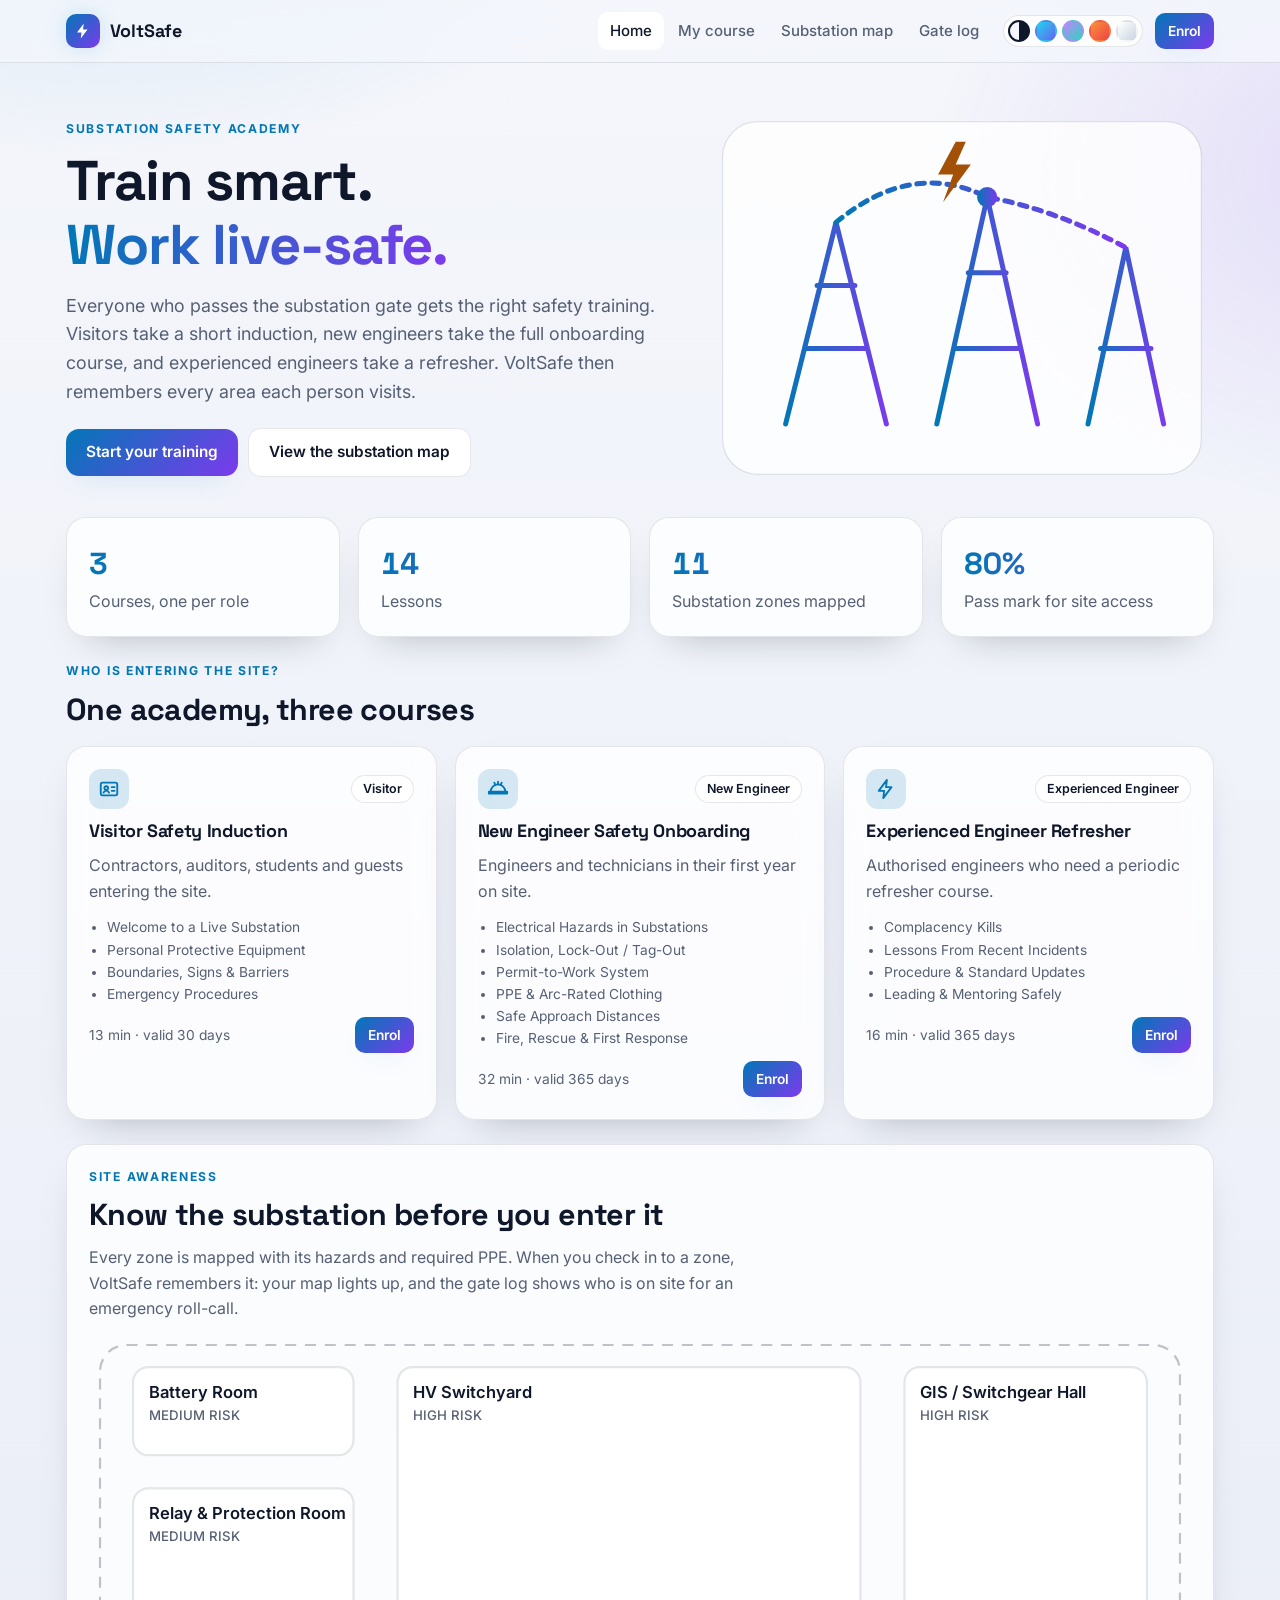
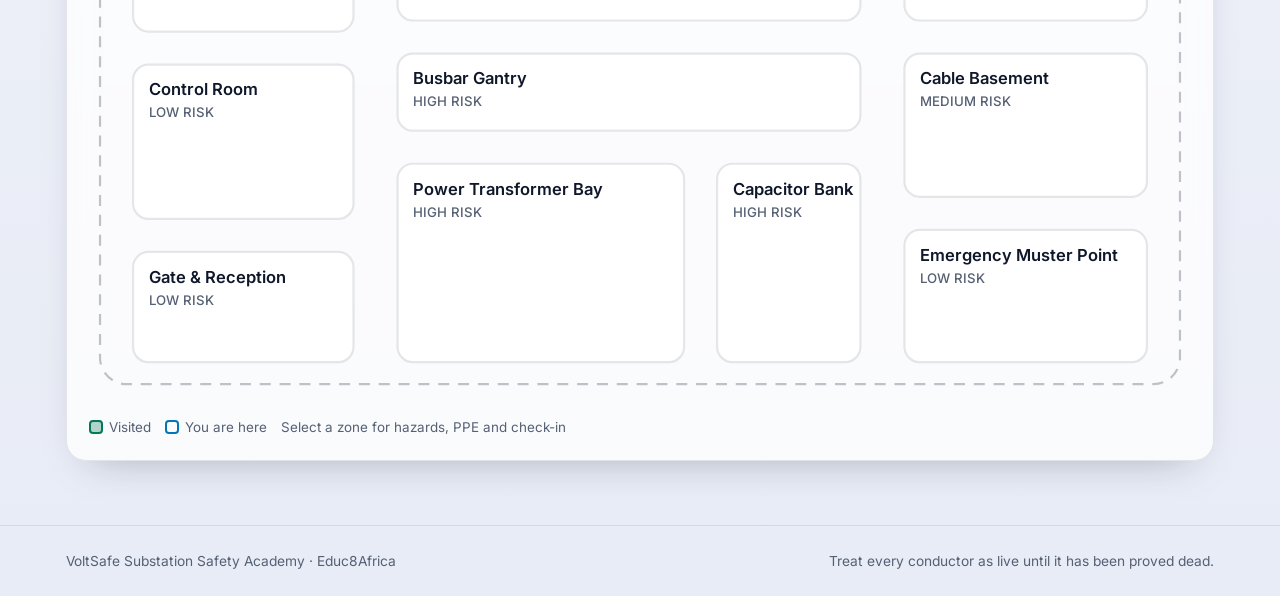
<file: website/index.html>
<!doctype html>
<html lang="en">
<head>
<meta charset="utf-8">
<meta name="viewport" content="width=device-width, initial-scale=1, viewport-fit=cover">
<title>VoltSafe Academy</title>
<meta name="claude:viewport-fit-sides" content="cover">
<meta name="description" content="Substation safety training for visitors, new engineers and experienced engineers, with a site map that remembers every area visited.">
<link rel="preconnect" href="https://fonts.googleapis.com">
<link rel="preconnect" href="https://fonts.gstatic.com" crossorigin>
<link href="https://fonts.googleapis.com/css2?family=Inter:wght@400;500;600;700&family=Space+Grotesk:wght@500;700&display=swap" rel="stylesheet">
<style>
/* Layout: sticky glass header, one routed view at a time, cards on a glowing gradient ground.
   Palette follows the VoltSafe Flask app: Daylight (light), Midnight Volt (dark), plus Aurora and Ember skins. */
:root {
  --bg: #f4f6fb; --bg-2: #e8ecf6;
  --surface: rgba(255,255,255,.78); --surface-strong: #ffffff; --border: rgba(15,23,42,.10);
  --text: #0f172a; --muted: #566074;
  --primary: #0277b6; --primary-2: #7c3aed; --on-primary: #ffffff;
  --glow-1: rgba(2,132,199,.16); --glow-2: rgba(124,58,237,.14);
  --ok: #047857; --warn: #a35107; --danger: #c81e1e;
  --shadow: 0 18px 40px -24px rgba(15,23,42,.35);
  --font-display: "Space Grotesk", "Segoe UI", system-ui, sans-serif;
  --font-body: "Inter", system-ui, -apple-system, "Segoe UI", Roboto, sans-serif;
}
@media (prefers-color-scheme: dark) {
  :root:not([data-theme="light"]) {
    --bg: #070b17; --bg-2: #0d1426;
    --surface: rgba(255,255,255,.05); --surface-strong: rgba(255,255,255,.09); --border: rgba(255,255,255,.11);
    --text: #e8edf7; --muted: #8f9bb4;
    --primary: #22d3ee; --primary-2: #6366f1; --on-primary: #04121a;
    --glow-1: rgba(34,211,238,.26); --glow-2: rgba(99,102,241,.28);
    --ok: #34d399; --warn: #fbbf24; --danger: #f87171;
    --shadow: 0 20px 50px -20px rgba(0,0,0,.7);
    color-scheme: dark;
  }
}
:root[data-theme="dark"] {
  --bg: #070b17; --bg-2: #0d1426;
  --surface: rgba(255,255,255,.05); --surface-strong: rgba(255,255,255,.09); --border: rgba(255,255,255,.11);
  --text: #e8edf7; --muted: #8f9bb4;
  --primary: #22d3ee; --primary-2: #6366f1; --on-primary: #04121a;
  --glow-1: rgba(34,211,238,.26); --glow-2: rgba(99,102,241,.28);
  --ok: #34d399; --warn: #fbbf24; --danger: #f87171;
  --shadow: 0 20px 50px -20px rgba(0,0,0,.7);
  color-scheme: dark;
}
/* Skins chosen in the header override the automatic light/dark palette. */
:root[data-skin="midnight"] {
  --bg: #070b17; --bg-2: #0d1426;
  --surface: rgba(255,255,255,.05); --surface-strong: rgba(255,255,255,.09); --border: rgba(255,255,255,.11);
  --text: #e8edf7; --muted: #8f9bb4;
  --primary: #22d3ee; --primary-2: #6366f1; --on-primary: #04121a;
  --glow-1: rgba(34,211,238,.26); --glow-2: rgba(99,102,241,.28);
  --ok: #34d399; --warn: #fbbf24; --danger: #f87171;
  --shadow: 0 20px 50px -20px rgba(0,0,0,.7); color-scheme: dark;
}
:root[data-skin="aurora"] {
  --bg: #0b0716; --bg-2: #160d2b;
  --surface: rgba(255,255,255,.05); --surface-strong: rgba(255,255,255,.10); --border: rgba(216,180,254,.17);
  --text: #f3eaff; --muted: #ad9fc8;
  --primary: #c084fc; --primary-2: #2dd4bf; --on-primary: #1a0b2e;
  --glow-1: rgba(192,132,252,.30); --glow-2: rgba(45,212,191,.24);
  --ok: #4ade80; --warn: #facc15; --danger: #fb7185;
  --shadow: 0 20px 50px -20px rgba(0,0,0,.75); color-scheme: dark;
}
:root[data-skin="ember"] {
  --bg: #120a06; --bg-2: #1e120a;
  --surface: rgba(255,255,255,.045); --surface-strong: rgba(255,255,255,.09); --border: rgba(251,191,36,.17);
  --text: #fdf2e6; --muted: #bea791;
  --primary: #fb923c; --primary-2: #facc15; --on-primary: #1c0d02;
  --glow-1: rgba(251,146,60,.28); --glow-2: rgba(239,68,68,.20);
  --ok: #86efac; --warn: #fde047; --danger: #f87171;
  --shadow: 0 20px 50px -20px rgba(0,0,0,.75); color-scheme: dark;
}
:root[data-skin="daylight"] {
  --bg: #f4f6fb; --bg-2: #e8ecf6;
  --surface: rgba(255,255,255,.78); --surface-strong: #ffffff; --border: rgba(15,23,42,.10);
  --text: #0f172a; --muted: #566074;
  --primary: #0277b6; --primary-2: #7c3aed; --on-primary: #ffffff;
  --glow-1: rgba(2,132,199,.16); --glow-2: rgba(124,58,237,.14);
  --ok: #047857; --warn: #a35107; --danger: #c81e1e;
  --shadow: 0 18px 40px -24px rgba(15,23,42,.35); color-scheme: light;
}

* { box-sizing: border-box; }
html { background: var(--bg-2); }
body {
  margin: 0; min-height: 100vh; font-family: var(--font-body); font-size: 16px; line-height: 1.6; color: var(--text);
  background:
    radial-gradient(60rem 40rem at 8% -10%, var(--glow-1), transparent 60%),
    radial-gradient(50rem 35rem at 110% 8%, var(--glow-2), transparent 60%),
    linear-gradient(180deg, var(--bg), var(--bg-2));
}
body::before { content: ""; position: fixed; inset: 0 0 auto; height: env(safe-area-inset-top, 0px); z-index: 60; background: var(--bg); }
a { color: var(--primary); }
h1, h2, h3 { font-family: var(--font-display); line-height: 1.15; margin: 0; letter-spacing: -.02em; text-wrap: balance; }
h1 { font-size: clamp(2rem, 5.2vw, 3.5rem); }
h2 { font-size: clamp(1.35rem, 3vw, 1.9rem); }
h3 { font-size: 1.12rem; }
p { margin: 0; }
button { font: inherit; }
:focus-visible { outline: 3px solid var(--primary); outline-offset: 2px; }
.wrap { width: 100%; max-width: 1180px; margin-inline: auto; padding-left: max(16px, env(safe-area-inset-left, 0px)); padding-right: max(16px, env(safe-area-inset-right, 0px)); }
.muted { color: var(--muted); }
.small { font-size: .86rem; }
.gradient-text { background: linear-gradient(90deg, var(--primary), var(--primary-2)); -webkit-background-clip: text; background-clip: text; color: transparent; }
.eyebrow { text-transform: uppercase; letter-spacing: .14em; font-size: .76rem; font-weight: 700; color: var(--primary); }

/* header */
header.top { position: sticky; top: env(safe-area-inset-top, 0px); z-index: 50; background: color-mix(in srgb, var(--bg) 78%, transparent); backdrop-filter: blur(16px) saturate(1.4); -webkit-backdrop-filter: blur(16px) saturate(1.4); border-bottom: 1px solid var(--border); }
.top-inner { display: flex; align-items: center; gap: 12px; padding-block: 12px; flex-wrap: wrap; }
.brand { display: flex; align-items: center; gap: 10px; font-weight: 700; font-size: 1.12rem; color: var(--text); text-decoration: none; font-family: var(--font-display); }
.brand-mark { width: 34px; height: 34px; border-radius: 10px; display: grid; place-items: center; background: linear-gradient(135deg, var(--primary), var(--primary-2)); box-shadow: 0 0 22px var(--glow-1); }
.brand-mark svg { width: 18px; height: 18px; fill: var(--on-primary); }
nav.links { display: flex; gap: 2px; margin-left: auto; flex-wrap: wrap; align-items: center; }
nav.links a { color: var(--muted); padding: 7px 12px; border-radius: 10px; font-weight: 500; font-size: .94rem; text-decoration: none; }
nav.links a:hover, nav.links a[aria-current="page"] { color: var(--text); background: var(--surface-strong); }
.skins { display: flex; gap: 5px; padding: 4px; border-radius: 999px; background: var(--surface); border: 1px solid var(--border); }
.skin { width: 22px; height: 22px; border-radius: 50%; border: 2px solid transparent; cursor: pointer; padding: 0; }
.skin[aria-pressed="true"] { border-color: var(--text); }
.skin[data-skin="auto"] { background: conic-gradient(#0f172a 0 50%, #f4f6fb 0); }
.skin[data-skin="midnight"] { background: linear-gradient(135deg, #22d3ee, #6366f1); }
.skin[data-skin="aurora"] { background: linear-gradient(135deg, #c084fc, #2dd4bf); }
.skin[data-skin="ember"] { background: linear-gradient(135deg, #fb923c, #ef4444); }
.skin[data-skin="daylight"] { background: linear-gradient(135deg, #ffffff, #cbd5e1); }
.who { display: flex; align-items: center; gap: 8px; padding: 4px 6px 4px 4px; border-radius: 999px; background: var(--surface); border: 1px solid var(--border); font-size: .88rem; }
.avatar { width: 28px; height: 28px; border-radius: 50%; display: grid; place-items: center; font-weight: 700; font-size: .8rem; color: var(--on-primary); background: linear-gradient(135deg, var(--primary), var(--primary-2)); flex: none; }

main { padding-block: 28px 64px; }
.view { display: grid; gap: 24px; }
.card { background: var(--surface); border: 1px solid var(--border); border-radius: 20px; padding: 22px; box-shadow: var(--shadow); backdrop-filter: blur(14px); -webkit-backdrop-filter: blur(14px); min-width: 0; }
.plain { background: none; border: 0; box-shadow: none; padding: 0; backdrop-filter: none; -webkit-backdrop-filter: none; }
.grid { display: grid; gap: 18px; }
.g2 { grid-template-columns: repeat(auto-fit, minmax(min(100%, 330px), 1fr)); }
.g3 { grid-template-columns: repeat(auto-fit, minmax(min(100%, 270px), 1fr)); }
.g4 { grid-template-columns: repeat(auto-fit, minmax(min(100%, 190px), 1fr)); }
.split { grid-template-columns: minmax(0, 1.6fr) minmax(min(100%, 300px), 1fr); align-items: start; }
@media (max-width: 900px) { .split { grid-template-columns: minmax(0, 1fr); } }
.row { display: flex; gap: 10px; align-items: center; flex-wrap: wrap; }
.between { justify-content: space-between; }
.stack { display: grid; gap: 12px; align-content: start; min-width: 0; }

.btn { display: inline-flex; align-items: center; justify-content: center; gap: 8px; padding: 11px 20px; border-radius: 13px; font-weight: 600; font-size: .96rem; border: 1px solid var(--border); background: var(--surface-strong); color: var(--text); cursor: pointer; text-decoration: none; transition: transform .15s, filter .2s, box-shadow .2s; }
.btn:hover { transform: translateY(-1px); }
.btn-primary { border: 0; color: var(--on-primary); background: linear-gradient(135deg, var(--primary), var(--primary-2)); box-shadow: 0 10px 28px -12px var(--glow-1); }
.btn-primary:hover { filter: brightness(1.07); }
.btn-sm { padding: 7px 13px; font-size: .86rem; border-radius: 10px; }
.btn-danger { color: var(--danger); background: color-mix(in srgb, var(--danger) 12%, transparent); border-color: color-mix(in srgb, var(--danger) 40%, transparent); }
.btn[disabled] { opacity: .45; cursor: not-allowed; transform: none; }

.pill { display: inline-flex; align-items: center; gap: 6px; padding: 3px 11px; border-radius: 999px; font-size: .78rem; font-weight: 600; background: var(--surface-strong); border: 1px solid var(--border); white-space: nowrap; }
.pill.ok { color: var(--ok); border-color: color-mix(in srgb, var(--ok) 45%, transparent); }
.pill.warn { color: var(--warn); border-color: color-mix(in srgb, var(--warn) 45%, transparent); }
.pill.danger { color: var(--danger); border-color: color-mix(in srgb, var(--danger) 45%, transparent); }
.dot { width: 8px; height: 8px; border-radius: 50%; background: currentColor; }
.risk-low { color: var(--ok); } .risk-medium { color: var(--warn); } .risk-high { color: var(--danger); }

.notice { padding: 13px 16px; border-radius: 14px; background: var(--surface-strong); border: 1px solid var(--border); }
.notice.ok { border-color: color-mix(in srgb, var(--ok) 50%, transparent); }
.notice.error { border-color: color-mix(in srgb, var(--danger) 55%, transparent); color: var(--danger); }
#toast { background: color-mix(in srgb, var(--bg) 90%, var(--primary)); position: fixed; left: 50%; bottom: calc(20px + env(safe-area-inset-bottom, 0px)); transform: translateX(-50%); z-index: 80; max-width: min(560px, calc(100% - 32px)); box-shadow: var(--shadow); }

/* forms */
form.f { display: grid; gap: 16px; }
label.fld { display: grid; gap: 6px; font-weight: 600; font-size: .9rem; }
input[type="text"] { width: 100%; padding: 11px 13px; border-radius: 12px; font: inherit; color: var(--text); background: var(--surface-strong); border: 1px solid var(--border); }
input[type="text"]:focus { outline: none; border-color: var(--primary); box-shadow: 0 0 0 4px var(--glow-1); }
.roles { display: grid; gap: 12px; grid-template-columns: repeat(auto-fit, minmax(min(100%, 180px), 1fr)); }
.role input { position: absolute; opacity: 0; }
.role .tile { display: grid; gap: 4px; padding: 15px; border-radius: 16px; cursor: pointer; height: 100%; background: var(--surface); border: 1.5px solid var(--border); font-weight: 400; }
.role input:checked + .tile { border-color: var(--primary); box-shadow: 0 0 0 4px var(--glow-1); }
.role input:focus-visible + .tile { outline: 3px solid var(--primary); }
.role-ic { width: 40px; height: 40px; border-radius: 12px; display: grid; place-items: center; background: color-mix(in srgb, var(--primary) 16%, transparent); color: var(--primary); }
.role-ic svg { width: 22px; height: 22px; stroke: currentColor; fill: none; stroke-width: 2; stroke-linecap: round; stroke-linejoin: round; }

/* hero */
.hero { display: grid; grid-template-columns: 1.1fr .9fr; gap: 28px; align-items: center; padding-block: 18px 6px; }
.hero .lead { font-size: 1.12rem; color: var(--muted); max-width: 58ch; margin-top: 14px; }
.hero svg { width: 100%; height: auto; }
@media (max-width: 860px) { .hero { grid-template-columns: 1fr; } }
.stat { font-family: var(--font-display); font-size: 1.9rem; font-weight: 700; font-variant-numeric: tabular-nums; }

/* course */
.ring { --p: 0; width: 104px; aspect-ratio: 1; max-width: 100%; border-radius: 50%; display: grid; place-items: center; flex: none; background: conic-gradient(var(--primary) calc(var(--p) * 1%), var(--surface-strong) 0); }
.ring span { width: 82px; aspect-ratio: 1; border-radius: 50%; display: grid; place-items: center; background: var(--bg-2); font-weight: 700; font-size: 1.25rem; font-variant-numeric: tabular-nums; }
.modules { list-style: none; padding: 0; margin: 0; display: grid; gap: 8px; }
.modules button { width: 100%; text-align: left; display: flex; align-items: center; gap: 12px; padding: 12px 14px; border-radius: 14px; color: var(--text); background: var(--surface); border: 1px solid var(--border); cursor: pointer; }
.modules button:hover { border-color: var(--primary); }
.modules button[aria-current="step"] { border-color: var(--primary); box-shadow: 0 0 0 3px var(--glow-1); }
.check { width: 28px; height: 28px; border-radius: 50%; display: grid; place-items: center; flex: none; border: 2px solid var(--border); font-size: .82rem; font-weight: 700; }
.check.done { background: var(--ok); border-color: var(--ok); color: var(--bg); }
.points { list-style: none; padding: 0; margin: 0; display: grid; gap: 12px; counter-reset: pt; }
.points li { counter-increment: pt; position: relative; padding: 14px 16px 14px 60px; border-radius: 16px; background: var(--surface); border: 1px solid var(--border); }
.points li::before { content: counter(pt); position: absolute; left: 14px; top: 13px; width: 32px; height: 32px; border-radius: 10px; display: grid; place-items: center; font-weight: 700; color: var(--on-primary); background: linear-gradient(135deg, var(--primary), var(--primary-2)); }
.bar { height: 8px; border-radius: 999px; background: var(--surface-strong); overflow: hidden; }
.bar span { display: block; height: 100%; border-radius: inherit; background: linear-gradient(90deg, var(--primary), var(--primary-2)); }

/* quiz */
fieldset.q { border: 1px solid var(--border); margin: 0; }
fieldset.q legend { padding: 0 8px; }
.opts { display: grid; gap: 8px; margin-top: 12px; }
.opt { display: flex; gap: 12px; align-items: center; padding: 11px 14px; border-radius: 12px; cursor: pointer; background: var(--surface); border: 1.5px solid var(--border); font-weight: 500; }
.opt:has(input:checked) { border-color: var(--primary); box-shadow: 0 0 0 3px var(--glow-1); }
.opt input { accent-color: var(--primary); }
.opt.right { border-color: var(--ok); }
.opt.wrong { border-color: var(--danger); }
.mark { width: 20px; flex: none; text-align: center; font-weight: 700; }
.opt.right .mark { color: var(--ok); } .opt.wrong .mark { color: var(--danger); }

/* map */
.map-wrap { overflow-x: auto; max-width: 100%; }
.site-map { width: 100%; min-width: 600px; height: auto; display: block; color: var(--text); }
.zone rect { fill: var(--surface-strong); stroke: var(--border); stroke-width: 2; cursor: pointer; transition: stroke .2s, fill .2s; }
.zone:hover rect, .zone:focus rect { stroke: var(--primary); }
.zone:focus { outline: none; }
.zone.visited rect { fill: color-mix(in srgb, var(--ok) 22%, transparent); stroke: var(--ok); }
.zone.locked rect { fill: url(#hatch); }
.zone.selected rect { stroke: var(--primary-2); stroke-width: 4; }
.zone.here rect { stroke: var(--primary); stroke-width: 4; animation: pulse 1.6s ease-in-out infinite; }
.site-map text { fill: var(--text); font-size: 15px; font-weight: 600; pointer-events: none; font-family: var(--font-body); }
.site-map .sub { fill: var(--muted); font-size: 12px; font-weight: 500; }
@keyframes pulse { 50% { stroke-opacity: .35; } }
.legend { display: flex; gap: 14px; flex-wrap: wrap; font-size: .84rem; color: var(--muted); margin-top: 10px; }
.legend i { display: inline-block; width: 14px; height: 14px; border-radius: 4px; vertical-align: -2px; margin-right: 6px; border: 2px solid var(--border); }
.legend .l-v { background: color-mix(in srgb, var(--ok) 30%, transparent); border-color: var(--ok); }
.legend .l-h { border-color: var(--primary); }
.legend .l-l { background: repeating-linear-gradient(45deg, var(--border) 0 3px, transparent 3px 7px); }
.chips { display: flex; gap: 6px; flex-wrap: wrap; }
.chip { padding: 3px 10px; border-radius: 999px; background: var(--surface-strong); border: 1px solid var(--border); font-size: .82rem; }

.table-wrap { overflow-x: auto; }
table { width: 100%; border-collapse: collapse; font-size: .92rem; font-variant-numeric: tabular-nums; }
th, td { text-align: left; padding: 9px 11px; border-bottom: 1px solid var(--border); vertical-align: top; }
th { color: var(--muted); font-weight: 600; font-size: .76rem; text-transform: uppercase; letter-spacing: .06em; }

.cert { text-align: center; padding: 48px 24px; position: relative; overflow: hidden; display: grid; gap: 10px; justify-items: center; }
.cert::before { content: ""; position: absolute; inset: 12px; border-radius: 14px; border: 2px dashed var(--border); pointer-events: none; }
.seal { width: 84px; height: 84px; border-radius: 50%; display: grid; place-items: center; background: linear-gradient(135deg, var(--primary), var(--primary-2)); box-shadow: 0 0 40px var(--glow-1); }
.seal svg { width: 40px; height: 40px; fill: var(--on-primary); }

footer { border-top: 1px solid var(--border); padding-block: 24px; color: var(--muted); font-size: .86rem; }
.fade { animation: fade .45s ease both; }
@keyframes fade { from { transform: translateY(8px); } }
@media (prefers-reduced-motion: reduce) { * { animation: none !important; transition: none !important; } }
</style>
</head>
<body>
<header class="top">
  <div class="wrap top-inner">
    <a class="brand" href="#home"><span class="brand-mark"><svg viewBox="0 0 24 24" aria-hidden="true"><path d="M13 2 4 14h6l-1 8 9-12h-6z"/></svg></span>VoltSafe</a>
    <nav class="links" aria-label="Main">
      <a href="#home" data-nav="home">Home</a>
      <a href="#course" data-nav="course">My course</a>
      <a href="#map" data-nav="map">Substation map</a>
      <a href="#gate" data-nav="gate">Gate log</a>
    </nav>
    <div class="skins" role="group" aria-label="Colour theme">
      <button class="skin" data-skin="auto" title="Match my device" aria-label="Automatic theme"></button>
      <button class="skin" data-skin="midnight" title="Midnight Volt" aria-label="Midnight Volt theme"></button>
      <button class="skin" data-skin="aurora" title="Aurora" aria-label="Aurora theme"></button>
      <button class="skin" data-skin="ember" title="Ember" aria-label="Ember theme"></button>
      <button class="skin" data-skin="daylight" title="Daylight" aria-label="Daylight theme"></button>
    </div>
    <div id="who"></div>
  </div>
</header>

<main class="wrap"><div id="app" class="view"></div></main>

<footer>
  <div class="wrap row between">
    <span>VoltSafe Substation Safety Academy · Educ8Africa</span>
    <span>Treat every conductor as live until it has been proved dead.</span>
  </div>
</footer>
<div id="toast" class="notice" hidden role="status" aria-live="polite"></div>

<script src="content.js"></script>
<script>
(function () {
  "use strict";
  var C = window.VOLTSAFE;
  var ROLES = C.ROLES, TRACKS = C.TRACKS, AREAS = C.AREAS, PASS = C.PASS_MARK;
  var AREA = {}; AREAS.forEach(function (a) { AREA[a.code] = a; });
  var DAY = 864e5;
  var KEY = "voltsafe-site-v1";

  /* ---------------- storage (this device only) ---------------- */
  function blank() { return { people: {}, visits: [], current: null, skin: "auto" }; }
  var S = blank();
  try { var raw = localStorage.getItem(KEY); if (raw) S = Object.assign(blank(), JSON.parse(raw)); } catch (e) { /* storage blocked: keep in memory */ }
  function save() { try { localStorage.setItem(KEY, JSON.stringify(S)); } catch (e) { /* ignore */ } }

  /* ---------------- helpers ---------------- */
  function esc(s) { return String(s == null ? "" : s).replace(/[&<>"']/g, function (c) { return { "&": "&amp;", "<": "&lt;", ">": "&gt;", '"': "&quot;", "'": "&#39;" }[c]; }); }
  function uid() { return Date.now().toString(36) + Math.random().toString(36).slice(2, 7); }
  function fmt(ts) { if (!ts) return "–"; var d = new Date(ts); return d.toLocaleDateString(undefined, { day: "2-digit", month: "short", year: "numeric" }) + ", " + d.toLocaleTimeString(undefined, { hour: "2-digit", minute: "2-digit" }); }
  function initials(n) { return n.split(/\s+/).filter(Boolean).slice(0, 2).map(function (w) { return w[0].toUpperCase(); }).join(""); }
  function me() { return S.current && S.people[S.current] || null; }
  var app = document.getElementById("app");
  var toastT;
  function toast(msg, kind) {
    var t = document.getElementById("toast");
    t.className = "notice " + (kind || "ok"); t.textContent = msg; t.hidden = false;
    clearTimeout(toastT); toastT = setTimeout(function () { t.hidden = true; }, 4200);
  }

  var ICONS = {
    visitor: '<svg viewBox="0 0 24 24"><rect x="3" y="5" width="18" height="14" rx="2"/><circle cx="9" cy="11" r="2"/><path d="M6 16c.7-1.6 1.8-2.3 3-2.3s2.3.7 3 2.3M15 10h3M15 14h3"/></svg>',
    "new": '<svg viewBox="0 0 24 24"><path d="M4 15a8 8 0 0 1 16 0"/><path d="M2 15h20v2H2zM12 7V4M9 7.5 8 5M15 7.5 16 5"/></svg>',
    experienced: '<svg viewBox="0 0 24 24"><path d="M13 2 4 14h6l-1 8 9-12h-6z"/></svg>'
  };
  var BOLT = '<svg viewBox="0 0 24 24" aria-hidden="true"><path d="M13 2 4 14h6l-1 8 9-12h-6z"/></svg>';

  /* ---------------- training logic (mirrors safety_app/app.py) ---------------- */
  function lastPass(p, track) {
    var a = (p.attempts || []).filter(function (x) { return x.track === track && x.passed; });
    return a.length ? a[a.length - 1] : null;
  }
  function activeTrack(p) {
    if (p.role === "new") {
      var ob = lastPass(p, "new");
      if (ob && ob.at + TRACKS["new"].validity_days * DAY < Date.now()) return "experienced";
    }
    return ROLES[p.role].track;
  }
  function status(p) {
    var key = activeTrack(p), t = TRACKS[key];
    var done = (p.progress && p.progress[key]) || [];
    var passed = lastPass(p, key);
    var until = passed ? passed.at + t.validity_days * DAY : null;
    var state = until && until >= Date.now() ? "valid" : until ? "expired" : done.length ? "in_progress" : "not_started";
    var n = t.modules.filter(function (m) { return done.indexOf(m.slug) > -1; }).length;
    return { key: key, track: t, done: done, n: n, total: t.modules.length, all: n === t.modules.length,
      passed: passed, until: until, days: until ? Math.floor((until - Date.now()) / DAY) : null, state: state };
  }
  function openVisit(pid) { for (var i = S.visits.length - 1; i >= 0; i--) if (S.visits[i].pid === pid && !S.visits[i].out) return S.visits[i]; return null; }
  function visitedBy(pid) {
    var v = {};
    S.visits.forEach(function (x) { if (x.pid !== pid) return; var r = v[x.area] || (v[x.area] = { n: 0, last: 0 }); r.n++; r.last = Math.max(r.last, x["in"]); });
    return v;
  }
  function statusPill(st) {
    if (st.state === "valid") return '<span class="pill ok"><i class="dot"></i>Cleared for site · ' + st.days + " days left</span>";
    if (st.state === "expired") return '<span class="pill danger"><i class="dot"></i>Expired: refresher needed</span>';
    if (st.state === "in_progress") return '<span class="pill warn"><i class="dot"></i>Training in progress</span>';
    return '<span class="pill"><i class="dot"></i>Not started</span>';
  }

  /* ---------------- map ---------------- */
  function siteMap(opts) {
    opts = opts || {};
    var visited = opts.visited || {}, here = opts.here, role = opts.role, sel = opts.selected;
    var z = AREAS.map(function (a) {
      var v = visited[a.code], cls = ["zone"];
      if (v) cls.push("visited");
      if (here && here.area === a.code) cls.push("here");
      if (role && a.allowed.indexOf(role) < 0) cls.push("locked");
      if (sel === a.code) cls.push("selected");
      var sub = a.risk.toUpperCase() + " RISK" + (v ? " · ✓ " + v.n + " visit" + (v.n === 1 ? "" : "s") : "") + (here && here.area === a.code ? " · YOU" : "");
      return '<g class="' + cls.join(" ") + '" data-zone="' + a.code + '" tabindex="0" role="button" aria-label="' + esc(a.name + (v ? ", visited " + v.n + " times" : "")) + '">' +
        "<title>" + esc(a.name) + "</title>" +
        '<rect x="' + a.x + '" y="' + a.y + '" width="' + a.w + '" height="' + a.h + '" rx="14"></rect>' +
        '<text x="' + (a.x + 14) + '" y="' + (a.y + 28) + '">' + esc(a.short || a.name) + "</text>" +
        '<text class="sub" x="' + (a.x + 14) + '" y="' + (a.y + 48) + '">' + sub + "</text></g>";
    }).join("");
    return '<div class="map-wrap"><svg class="site-map" viewBox="0 0 1000 600" role="group" aria-label="Power substation site map">' +
      '<defs><pattern id="hatch" width="10" height="10" patternUnits="userSpaceOnUse" patternTransform="rotate(45)"><rect width="10" height="10" fill="transparent"></rect><line x1="0" y1="0" x2="0" y2="10" stroke="currentColor" stroke-opacity=".18" stroke-width="4"></line></pattern></defs>' +
      '<rect x="10" y="10" width="980" height="580" rx="24" fill="none" stroke="currentColor" stroke-opacity=".25" stroke-dasharray="10 8" stroke-width="2"></rect>' +
      z + "</svg></div>" +
      '<div class="legend"><span><i class="l-v"></i>Visited</span><span><i class="l-h"></i>You are here</span>' +
      (role ? '<span><i class="l-l"></i>Not open to your role</span>' : "") + "<span>Select a zone for hazards, PPE and check-in</span></div>";
  }

  /* ---------------- views ---------------- */
  var ui = { lesson: 0, zone: null, result: null, confirmReset: false, switching: false };

  function vHome() {
    var p = me();
    var lessons = 0; Object.keys(TRACKS).forEach(function (k) { lessons += TRACKS[k].modules.length; });
    var roleCards = Object.keys(ROLES).map(function (k) {
      var r = ROLES[k], t = TRACKS[r.track], mins = t.modules.reduce(function (s, m) { return s + m.minutes; }, 0);
      return '<article class="card stack"><div class="row between"><span class="role-ic">' + ICONS[k] + '</span><span class="pill">' + esc(r.label) + "</span></div>" +
        "<h3>" + esc(t.title) + '</h3><p class="muted">' + esc(r.blurb) + "</p>" +
        '<ul class="muted small" style="margin:0;padding-left:18px">' + t.modules.map(function (m) { return "<li>" + esc(m.title) + "</li>"; }).join("") + "</ul>" +
        '<div class="row between"><span class="muted small">' + mins + " min · valid " + t.validity_days + ' days</span><a class="btn btn-sm btn-primary" href="#join" data-role="' + k + '">Enrol</a></div></article>';
    }).join("");
    return '<section class="hero fade"><div>' +
      '<div class="eyebrow">Substation Safety Academy</div>' +
      '<h1 style="margin-top:10px">Train smart. <span class="gradient-text">Work live-safe.</span></h1>' +
      '<p class="lead">Everyone who passes the substation gate gets the right safety training. Visitors take a short induction, new engineers take the full onboarding course, and experienced engineers take a refresher. VoltSafe then remembers every area each person visits.</p>' +
      '<div class="row" style="margin-top:22px">' + (p ? '<a class="btn btn-primary" href="#course">Continue my course</a>' : '<a class="btn btn-primary" href="#join">Start your training</a>') +
      '<a class="btn" href="#map">View the substation map</a></div></div>' +
      '<svg viewBox="0 0 400 300" aria-hidden="true"><defs><linearGradient id="hg" x1="0" x2="1"><stop offset="0" stop-color="var(--primary)"></stop><stop offset="1" stop-color="var(--primary-2)"></stop></linearGradient></defs>' +
      '<rect x="10" y="10" width="380" height="280" rx="28" fill="var(--surface)" stroke="var(--border)"></rect>' +
      '<g stroke="url(#hg)" stroke-width="4" fill="none" stroke-linecap="round"><path d="M60 250 L100 90 L140 250 M75 190 H125 M85 140 H115"></path><path d="M180 250 L220 70 L260 250 M195 190 H245 M205 130 H235"></path><path d="M300 250 L330 110 L360 250 M310 190 H350"></path><path d="M100 90 Q160 40 220 70 Q275 80 330 110" stroke-dasharray="6 6"></path></g>' +
      '<circle cx="220" cy="70" r="8" fill="url(#hg)"><animate attributeName="r" values="6;11;6" dur="2s" repeatCount="indefinite"></animate></circle>' +
      '<path d="M195 26 l-14 26 h12 l-8 22 22 -30 h-12 l8 -18z" fill="var(--warn)"></path></svg></section>' +
      '<section class="grid g4">' +
      '<div class="card"><div class="stat gradient-text">3</div><div class="muted">Courses, one per role</div></div>' +
      '<div class="card"><div class="stat gradient-text">' + lessons + '</div><div class="muted">Lessons</div></div>' +
      '<div class="card"><div class="stat gradient-text">' + AREAS.length + '</div><div class="muted">Substation zones mapped</div></div>' +
      '<div class="card"><div class="stat gradient-text">' + PASS + '%</div><div class="muted">Pass mark for site access</div></div></section>' +
      '<section class="stack"><div class="eyebrow">Who is entering the site?</div><h2>One academy, three courses</h2><div class="grid g3" style="margin-top:6px">' + roleCards + "</div></section>" +
      '<section class="card stack"><div class="eyebrow">Site awareness</div><h2>Know the substation before you enter it</h2>' +
      '<p class="muted" style="max-width:70ch">Every zone is mapped with its hazards and required PPE. When you check in to a zone, VoltSafe remembers it: your map lights up, and the gate log shows who is on site for an emergency roll-call.</p>' +
      siteMap() + "</section>";
  }

  function vJoin(role) {
    var people = Object.keys(S.people).map(function (k) { return S.people[k]; });
    var picker = Object.keys(ROLES).map(function (k) {
      var r = ROLES[k];
      return '<label class="role"><input type="radio" name="role" value="' + k + '" required' + (role === k ? " checked" : "") + '>' +
        '<span class="tile"><span class="role-ic">' + ICONS[k] + "</span><b>" + esc(r.label) + '</b><span class="muted small">' + esc(r.blurb) + "</span></span></label>";
    }).join("");
    var existing = people.length ? '<section class="card stack"><h2>Already registered on this device?</h2><div class="row">' +
      people.map(function (p) { return '<button class="btn btn-sm" data-switch="' + p.id + '"><span class="avatar">' + esc(initials(p.name)) + "</span>" + esc(p.name) + "</button>"; }).join("") + "</div></section>" : "";
    return '<section class="card fade" style="max-width:780px;width:100%;margin-inline:auto"><div class="stack">' +
      '<div class="eyebrow">Enrol</div><h2>Who is entering the substation?</h2><p class="muted">Choose your role and your course is matched to you.</p>' +
      '<form class="f" id="join-form"><fieldset style="border:0;padding:0;margin:0"><legend style="font-weight:600;margin-bottom:10px">I am a…</legend><div class="roles">' + picker + "</div></fieldset>" +
      '<div class="grid g2" style="gap:14px"><label class="fld" for="j-name">Full name<input type="text" id="j-name" name="name" required autocomplete="name" placeholder="e.g. Ama Mensah"></label>' +
      '<label class="fld" for="j-company">Company or organisation<input type="text" id="j-company" name="company" autocomplete="organization" placeholder="e.g. GRIDCo"></label></div>' +
      '<div><button class="btn btn-primary" type="submit">Start my training</button></div></form></div></section>' + existing;
  }

  function vCourse() {
    var p = me(); if (!p) return needProfile();
    var st = status(p), t = st.track, pct = Math.round(100 * st.n / st.total);
    if (ui.lesson >= t.modules.length) ui.lesson = 0;
    var m = t.modules[ui.lesson], isDone = st.done.indexOf(m.slug) > -1, last = ui.lesson === t.modules.length - 1;
    var list = t.modules.map(function (x, i) {
      var d = st.done.indexOf(x.slug) > -1;
      return '<li><button data-lesson="' + i + '"' + (i === ui.lesson ? ' aria-current="step"' : "") + '><span class="check' + (d ? " done" : "") + '">' + (d ? "✓" : i + 1) + '</span><span style="flex:1;min-width:0"><b>' + esc(x.title) + '</b><br><span class="muted small">' + x.minutes + " min</span></span></button></li>";
    }).join("");
    var moved = st.key !== ROLES[p.role].track ? '<div class="notice">Your onboarding certificate has expired, so you have moved up to the <b>Experienced Engineer Refresher</b>.</div>' : "";
    return '<div class="row between fade"><div><div class="eyebrow">' + esc(ROLES[p.role].label) + '</div><h1 style="font-size:clamp(1.7rem,4vw,2.5rem)">Hello, ' + esc(p.name.split(" ")[0]) + "</h1></div>" + statusPill(st) + "</div>" + moved +
      '<div class="grid split">' +
      '<article class="card stack"><div class="row between"><span class="eyebrow">Lesson ' + (ui.lesson + 1) + " of " + t.modules.length + " · " + m.minutes + " min</span>" + (isDone ? '<span class="pill ok">✓ Completed</span>' : "") + "</div>" +
      '<div class="bar"><span style="width:' + Math.round(100 * (ui.lesson + 1) / t.modules.length) + '%"></span></div>' +
      "<h2>" + esc(m.title) + '</h2><p class="muted">' + esc(m.summary) + "</p>" +
      '<ol class="points">' + m.points.map(function (x) { return "<li>" + esc(x) + "</li>"; }).join("") + "</ol>" +
      '<div class="row between" style="margin-top:6px">' + (ui.lesson > 0 ? '<button class="btn" data-lesson="' + (ui.lesson - 1) + '">Previous</button>' : "<span></span>") +
      '<button class="btn btn-primary" data-complete="' + m.slug + '">' + (last ? "Finish and take the assessment" : "Mark complete and continue") + "</button></div></article>" +
      '<aside class="card stack"><div class="row between" style="flex-wrap:nowrap"><div style="min-width:0"><h3>' + esc(t.title) + '</h3><p class="muted small">' + esc(t.subtitle) + '</p></div><div class="ring" style="--p:' + pct + '"><span>' + pct + "%</span></div></div>" +
      '<ul class="modules">' + list + "</ul>" +
      '<div class="row">' + (st.all ? '<a class="btn btn-primary" href="#quiz">' + (st.passed ? "Retake" : "Take") + " the assessment</a>" : '<span class="muted small">Finish every lesson to unlock the assessment.</span>') +
      (st.state === "valid" ? '<a class="btn" href="#certificate">View certificate</a>' : "") + "</div></aside></div>";
  }

  function vQuiz() {
    var p = me(); if (!p) return needProfile();
    var st = status(p), qs = st.track.quiz, r = ui.result;
    if (!st.all) return '<section class="card stack"><h2>Assessment locked</h2><p class="muted">Complete every lesson in your course first.</p><div><a class="btn btn-primary" href="#course">Go to my course</a></div></section>';
    if (r) {
      return '<section class="card row between fade"><div class="stack" style="gap:6px"><div class="eyebrow">' + esc(st.track.title) + "</div><h1 style=\"font-size:clamp(1.7rem,4vw,2.5rem)\">" + (r.passed ? "You passed" : "Not quite yet") + '</h1><p class="muted">' +
        (r.passed ? "You are cleared for site access until " + fmt(st.until) + "." : "You need " + PASS + "% to pass. Review the lessons and try again.") +
        '</p></div><div class="ring" style="--p:' + r.score + '"><span>' + r.score + "%</span></div></section>" +
        qs.map(function (q, i) {
          return '<div class="card"><h3>' + (i + 1) + ". " + esc(q.q) + '</h3><div class="opts">' + q.options.map(function (o, j) {
            var c = j === q.answer ? "right" : j === r.answers[i] ? "wrong" : "";
            return '<div class="opt ' + c + '"><span class="mark">' + (c === "right" ? "✓" : c === "wrong" ? "✗" : "") + "</span>" + esc(o) + "</div>";
          }).join("") + "</div></div>";
        }).join("") +
        '<div class="row">' + (r.passed ? '<a class="btn btn-primary" href="#certificate">Get my certificate</a><a class="btn" href="#map">Go to the substation map</a>' : '<button class="btn btn-primary" data-retake="1">Retake the assessment</button><a class="btn" href="#course">Review lessons</a>') + "</div>";
    }
    return '<div class="stack fade"><div class="eyebrow">Assessment · pass mark ' + PASS + '%</div><h1 style="font-size:clamp(1.7rem,4vw,2.5rem)">' + esc(st.track.title) + '</h1><p class="muted">Answer every question. You can retake the assessment as many times as you need.</p></div>' +
      '<form id="quiz-form" class="stack" style="gap:16px">' + qs.map(function (q, i) {
        return '<fieldset class="card q"><legend class="pill">Question ' + (i + 1) + " of " + qs.length + '</legend><h3 style="margin-top:6px">' + esc(q.q) + '</h3><div class="opts">' +
          q.options.map(function (o, j) { return '<label class="opt"><input type="radio" id="q' + i + "-" + j + '" name="q' + i + '" value="' + j + '" required> ' + esc(o) + "</label>"; }).join("") + "</div></fieldset>";
      }).join("") + '<div><button class="btn btn-primary" type="submit">Submit answers</button></div></form>';
  }

  function vCert() {
    var p = me(); if (!p) return needProfile();
    var st = status(p);
    if (st.state !== "valid") return '<section class="card stack"><h2>No valid certificate yet</h2><p class="muted">Pass your course assessment to receive a certificate.</p><div><a class="btn btn-primary" href="#course">Go to my course</a></div></section>';
    return '<section class="card cert fade" style="max-width:820px;width:100%;margin-inline:auto"><div class="seal">' + BOLT + '</div><div class="eyebrow">Certificate of completion</div>' +
      '<h1 class="gradient-text" style="font-size:clamp(1.8rem,4.5vw,2.8rem)">' + esc(p.name) + '</h1><p class="muted">' + esc(ROLES[p.role].label) + (p.company ? " · " + esc(p.company) : "") + "</p>" +
      "<p>has successfully completed the</p><h2>" + esc(st.track.title) + '</h2><p class="muted">Score ' + st.passed.score + "% · Issued " + fmt(st.passed.at) + "<br>Valid until <b>" + fmt(st.until) + "</b></p>" +
      '<p class="muted small">Certificate ID VS-' + p.id.toUpperCase().slice(-6) + "-" + st.passed.score + '</p><p class="muted small">Show this screen at the substation gate.</p></section>';
  }

  function vMap() {
    var p = me();
    var role = p ? p.role : null, here = p ? openVisit(p.id) : null, visited = p ? visitedBy(p.id) : {};
    var st = p ? status(p) : null;
    var code = ui.zone || (here ? here.area : AREAS[0].code), a = AREA[code], v = visited[code];
    var panel = '<section class="card stack"><div class="row between"><span class="pill risk-' + a.risk + '"><i class="dot"></i>' + a.risk.toUpperCase() + " RISK</span>" + (v ? '<span class="pill ok">✓ Visited ' + v.n + "×</span>" : "") + "</div>" +
      "<h2>" + esc(a.name) + "</h2>" + (v ? '<p class="muted small">Last visit ' + fmt(v.last) + "</p>" : "") +
      '<div class="stack" style="gap:6px"><b>Hazards</b><div class="chips">' + a.hazards.map(function (h) { return '<span class="chip">⚠ ' + esc(h) + "</span>"; }).join("") + "</div></div>" +
      '<div class="stack" style="gap:6px"><b>Required PPE</b><div class="chips">' + a.ppe.map(function (h) { return '<span class="chip">' + esc(h) + "</span>"; }).join("") + "</div></div>" +
      '<p class="muted small">Open to: ' + a.allowed.map(function (r) { return esc(ROLES[r].label); }).join(", ") + "</p>";
    if (!p) panel += '<a class="btn btn-primary" href="#join">Enrol to check in</a>';
    else if (here && here.area === code) panel += '<span class="pill ok">You are checked in here</span>';
    else if (a.allowed.indexOf(role) < 0) panel += '<span class="pill danger">Not open to ' + esc(ROLES[role].label) + "s</span>";
    else panel += '<form class="f" id="checkin-form" data-area="' + code + '">' +
      (role === "visitor" ? '<label class="fld" for="escort">Escorting engineer<input type="text" id="escort" name="escort" required placeholder="Name of your escort"></label>' : "") +
      '<button class="btn btn-primary" type="submit"' + (st.state !== "valid" ? " disabled" : "") + ">Check in to this zone</button></form>";
    panel += "</section>";

    var history = p ? S.visits.filter(function (x) { return x.pid === p.id; }).slice().reverse() : [];
    return '<div class="row between fade"><div class="stack" style="gap:4px"><div class="eyebrow">Site map</div><h1 style="font-size:clamp(1.7rem,4vw,2.5rem)">Power substation</h1>' +
      '<p class="muted">' + (p ? "Zones you visit are remembered and highlighted. " + Object.keys(visited).length + " of " + AREAS.length + " zones visited." : "Enrol to check in to zones and keep a record of your visits.") + "</p></div>" +
      (here ? '<div class="row"><span class="pill ok">In ' + esc(AREA[here.area].name) + " since " + fmt(here["in"]) + '</span><button class="btn btn-danger btn-sm" data-checkout="1">Check out</button></div>' : "") + "</div>" +
      (p && st.state !== "valid" ? '<div class="notice error">Site access is locked until you pass your ' + esc(st.track.title) + '. <a href="#course">Continue training</a></div>' : "") +
      '<div class="grid split"><div class="card">' + siteMap({ visited: visited, here: here, role: role, selected: code }) + "</div>" + panel + "</div>" +
      (p ? '<section class="card stack"><h2>My visit history</h2>' + (history.length ? visitTable(history, false) : '<p class="muted">No visits recorded yet. Once your training is complete, check in to a zone to start your log.</p>') + "</section>" : "");
  }

  function visitTable(rows, withName) {
    return '<div class="table-wrap"><table><thead><tr>' + (withName ? "<th>Name</th><th>Role</th>" : "") + "<th>Zone</th><th>Risk</th><th>Escort</th><th>Checked in</th><th>Checked out</th></tr></thead><tbody>" +
      rows.map(function (h) {
        var a = AREA[h.area], pp = S.people[h.pid];
        return "<tr>" + (withName ? "<td>" + esc(pp ? pp.name : "Removed") + "</td><td>" + esc(pp ? ROLES[pp.role].label : "") + "</td>" : "") +
          "<td>" + esc(a.name) + '</td><td class="risk-' + a.risk + '">' + a.risk[0].toUpperCase() + a.risk.slice(1) + "</td><td>" + esc(h.escort || "–") + "</td><td>" + fmt(h["in"]) + "</td><td>" + (h.out ? fmt(h.out) : "On site") + "</td></tr>";
      }).join("") + "</tbody></table></div>";
  }

  function vGate() {
    var people = Object.keys(S.people).map(function (k) { return S.people[k]; });
    var onSite = S.visits.filter(function (v) { return !v.out; });
    var sts = people.map(function (p) { return { p: p, s: status(p) }; });
    var counts = {}; S.visits.forEach(function (v) { counts[v.area] = (counts[v.area] || 0) + 1; });
    var max = Math.max.apply(null, [1].concat(Object.keys(counts).map(function (k) { return counts[k]; })));
    return '<div class="stack fade" style="gap:6px"><div class="eyebrow">Gate log</div><h1 style="font-size:clamp(1.7rem,4vw,2.5rem)">Site overview</h1>' +
      '<p class="muted" style="max-width:70ch">Everyone who enrols on this device appears here, so a tablet at the substation gate can act as the site register.</p></div>' +
      '<section class="grid g4">' +
      '<div class="card"><div class="stat gradient-text">' + onSite.length + '</div><div class="muted">On site now</div></div>' +
      '<div class="card"><div class="stat gradient-text">' + sts.filter(function (x) { return x.s.state === "valid"; }).length + "/" + people.length + '</div><div class="muted">Trained and valid</div></div>' +
      '<div class="card"><div class="stat gradient-text">' + sts.filter(function (x) { return x.s.state === "expired"; }).length + '</div><div class="muted">Refresher overdue</div></div>' +
      '<div class="card"><div class="stat gradient-text">' + S.visits.length + '</div><div class="muted">Zone visits logged</div></div></section>' +
      '<section class="card stack"><h2>Emergency roll-call: on site now</h2>' + (onSite.length ? visitTable(onSite, true) : '<p class="muted">Nobody is checked in right now.</p>') + "</section>" +
      '<section class="card stack"><h2>Visits per zone</h2><div class="grid g4" style="gap:14px">' + AREAS.map(function (a) {
        var c = counts[a.code] || 0;
        return '<div class="stack" style="gap:5px"><div class="row between small" style="flex-wrap:nowrap"><span>' + esc(a.name) + "</span><b>" + c + '</b></div><div class="bar"><span style="width:' + Math.round(100 * c / max) + '%"></span></div></div>';
      }).join("") + "</div></section>" +
      '<section class="card stack"><h2>People and training status</h2>' + (people.length ? '<div class="table-wrap"><table><thead><tr><th>Name</th><th>Role</th><th>Course</th><th>Progress</th><th>Status</th><th>Valid until</th><th></th></tr></thead><tbody>' +
        sts.map(function (x) {
          return "<tr><td>" + esc(x.p.name) + (x.p.company ? '<br><span class="muted small">' + esc(x.p.company) + "</span>" : "") + "</td><td>" + esc(ROLES[x.p.role].label) + "</td><td>" + esc(x.s.track.title) + "</td><td>" + x.s.n + "/" + x.s.total + "</td><td>" + statusPill(x.s) + "</td><td>" + (x.s.until ? fmt(x.s.until) : "–") +
            '</td><td><button class="btn btn-sm" data-switch="' + x.p.id + '">Sign in as</button></td></tr>';
        }).join("") + "</tbody></table></div>" : '<p class="muted">Nobody has enrolled on this device yet. <a href="#join">Enrol the first person</a>.</p>') + "</section>" +
      '<section class="card stack"><h2>Full visit log</h2>' + (S.visits.length ? visitTable(S.visits.slice().reverse(), true) : '<p class="muted">No visits recorded yet.</p>') + "</section>" +
      '<section class="card row between"><div style="min-width:0"><h3>Clear this device</h3><p class="muted small">Removes every person, course result and visit stored in this browser.</p></div>' +
      (ui.confirmReset ? '<div class="row"><span class="small">Delete everything?</span><button class="btn btn-danger btn-sm" data-reset="yes">Yes, clear all data</button><button class="btn btn-sm" data-reset="no">Cancel</button></div>' : '<button class="btn btn-danger btn-sm" data-reset="ask">Clear data</button>') + "</section>";
  }

  function needProfile() {
    return '<section class="card stack" style="max-width:640px"><h2>Enrol first</h2><p class="muted">Tell us who you are so we can match you to the right safety course.</p><div><a class="btn btn-primary" href="#join">Start my training</a></div></section>';
  }

  /* ---------------- router ---------------- */
  var VIEWS = { home: vHome, join: vJoin, course: vCourse, quiz: vQuiz, certificate: vCert, map: vMap, gate: vGate };
  var pendingRole = null;
  function route() {
    var name = (location.hash || "#home").slice(1);
    if (!VIEWS[name]) name = "home";
    if (name !== "quiz") ui.result = null;
    if (name !== "gate") ui.confirmReset = false;
    app.innerHTML = VIEWS[name](pendingRole);
    pendingRole = null;
    document.querySelectorAll("[data-nav]").forEach(function (a) {
      var on = a.dataset.nav === name || (a.dataset.nav === "course" && (name === "quiz" || name === "certificate"));
      if (on) a.setAttribute("aria-current", "page"); else a.removeAttribute("aria-current");
    });
    renderWho();
  }
  function go(name) { if (location.hash === "#" + name) route(); else location.hash = name; window.scrollTo(0, 0); }
  function renderWho() {
    var p = me(), el = document.getElementById("who");
    el.innerHTML = p ? '<div class="who"><span class="avatar">' + esc(initials(p.name)) + '</span><span>' + esc(p.name.split(" ")[0]) + '</span><button class="btn btn-sm" data-signout="1">Switch</button></div>'
      : '<a class="btn btn-primary btn-sm" href="#join">Enrol</a>';
  }

  /* ---------------- events ---------------- */
  document.addEventListener("click", function (e) {
    var t = e.target.closest("[data-role],[data-lesson],[data-complete],[data-retake],[data-checkout],[data-switch],[data-signout],[data-reset],[data-zone],.skin");
    if (!t) return;
    if (t.classList.contains("skin")) { setSkin(t.dataset.skin); return; }
    if (t.dataset.role) { e.preventDefault(); pendingRole = t.dataset.role; go("join"); return; }
    if (t.dataset.zone) { ui.zone = t.dataset.zone; if ((location.hash || "#home") !== "#map") go("map"); else route(); return; }
    if (t.dataset.lesson != null) { ui.lesson = +t.dataset.lesson; route(); window.scrollTo(0, 0); return; }
    if (t.dataset.complete) {
      var p = me(), st = status(p);
      p.progress = p.progress || {}; var arr = p.progress[st.key] = p.progress[st.key] || [];
      if (arr.indexOf(t.dataset.complete) < 0) arr.push(t.dataset.complete);
      save();
      var nxt = st.track.modules.findIndex(function (m) { return arr.indexOf(m.slug) < 0; });
      if (nxt < 0) { toast("All lessons complete. Time for the assessment."); go("quiz"); }
      else { ui.lesson = nxt; route(); window.scrollTo(0, 0); }
      return;
    }
    if (t.dataset.retake) { ui.result = null; route(); window.scrollTo(0, 0); return; }
    if (t.dataset.checkout) {
      var v = openVisit(S.current); if (v) { v.out = Date.now(); save(); toast("Checked out of " + AREA[v.area].name + ". Your visit has been recorded."); }
      route(); return;
    }
    if (t.dataset.switch) { S.current = t.dataset.switch; save(); ui.lesson = 0; toast("Signed in as " + S.people[S.current].name + "."); go("course"); return; }
    if (t.dataset.signout) { S.current = null; save(); go("join"); return; }
    if (t.dataset.reset === "ask") { ui.confirmReset = true; route(); return; }
    if (t.dataset.reset === "no") { ui.confirmReset = false; route(); return; }
    if (t.dataset.reset === "yes") { var sk = S.skin; S = blank(); S.skin = sk; save(); ui.confirmReset = false; toast("All data on this device has been cleared."); route(); return; }
  });
  document.addEventListener("keydown", function (e) {
    var z = e.target.closest && e.target.closest("[data-zone]");
    if (z && (e.key === "Enter" || e.key === " ")) { e.preventDefault(); z.dispatchEvent(new MouseEvent("click", { bubbles: true })); }
  });
  document.addEventListener("submit", function (e) {
    e.preventDefault();
    var f = e.target, fd = new FormData(f);
    if (f.id === "join-form") {
      var name = String(fd.get("name") || "").trim(), role = fd.get("role");
      if (!name || !ROLES[role]) { toast("Enter your name and choose your role.", "error"); return; }
      var id = uid();
      S.people[id] = { id: id, name: name, company: String(fd.get("company") || "").trim(), role: role, created: Date.now(), progress: {}, attempts: [] };
      S.current = id; ui.lesson = 0; save();
      toast("Welcome, " + name.split(" ")[0] + ". Your " + TRACKS[ROLES[role].track].title + " is ready.");
      go("course");
    } else if (f.id === "quiz-form") {
      var p = me(), st = status(p), qs = st.track.quiz;
      var answers = qs.map(function (q, i) { var v = fd.get("q" + i); return v == null ? null : +v; });
      var score = Math.round(100 * answers.filter(function (a, i) { return a === qs[i].answer; }).length / qs.length);
      var passed = score >= PASS;
      p.attempts.push({ track: st.key, score: score, passed: passed, at: Date.now() });
      save(); ui.result = { score: score, passed: passed, answers: answers }; route(); window.scrollTo(0, 0);
    } else if (f.id === "checkin-form") {
      var me_ = me(), a = AREA[f.dataset.area], s2 = status(me_);
      if (s2.state !== "valid") { toast("Complete or renew your safety training before entering any zone.", "error"); return; }
      if (a.allowed.indexOf(me_.role) < 0) { toast(ROLES[me_.role].label + "s may not enter the " + a.name + ".", "error"); return; }
      var escort = String(fd.get("escort") || "").trim();
      if (me_.role === "visitor" && !escort) { toast("Visitors must name the engineer escorting them.", "error"); return; }
      var now = Date.now();
      S.visits.forEach(function (v) { if (v.pid === me_.id && !v.out) v.out = now; });
      S.visits.push({ id: uid(), pid: me_.id, area: a.code, escort: escort || null, "in": now, out: null });
      save(); ui.zone = a.code;
      toast("Checked in to " + a.name + ". Required PPE: " + a.ppe.join(", ") + ".");
      route();
    }
  });

  function setSkin(name) {
    S.skin = name; save();
    if (name === "auto") document.documentElement.removeAttribute("data-skin");
    else document.documentElement.setAttribute("data-skin", name);
    document.querySelectorAll(".skin").forEach(function (b) { b.setAttribute("aria-pressed", String(b.dataset.skin === name)); });
  }

  setSkin(S.skin || "auto");
  window.addEventListener("hashchange", route);
  route();
})();
</script>
</body>
</html>
</file>
